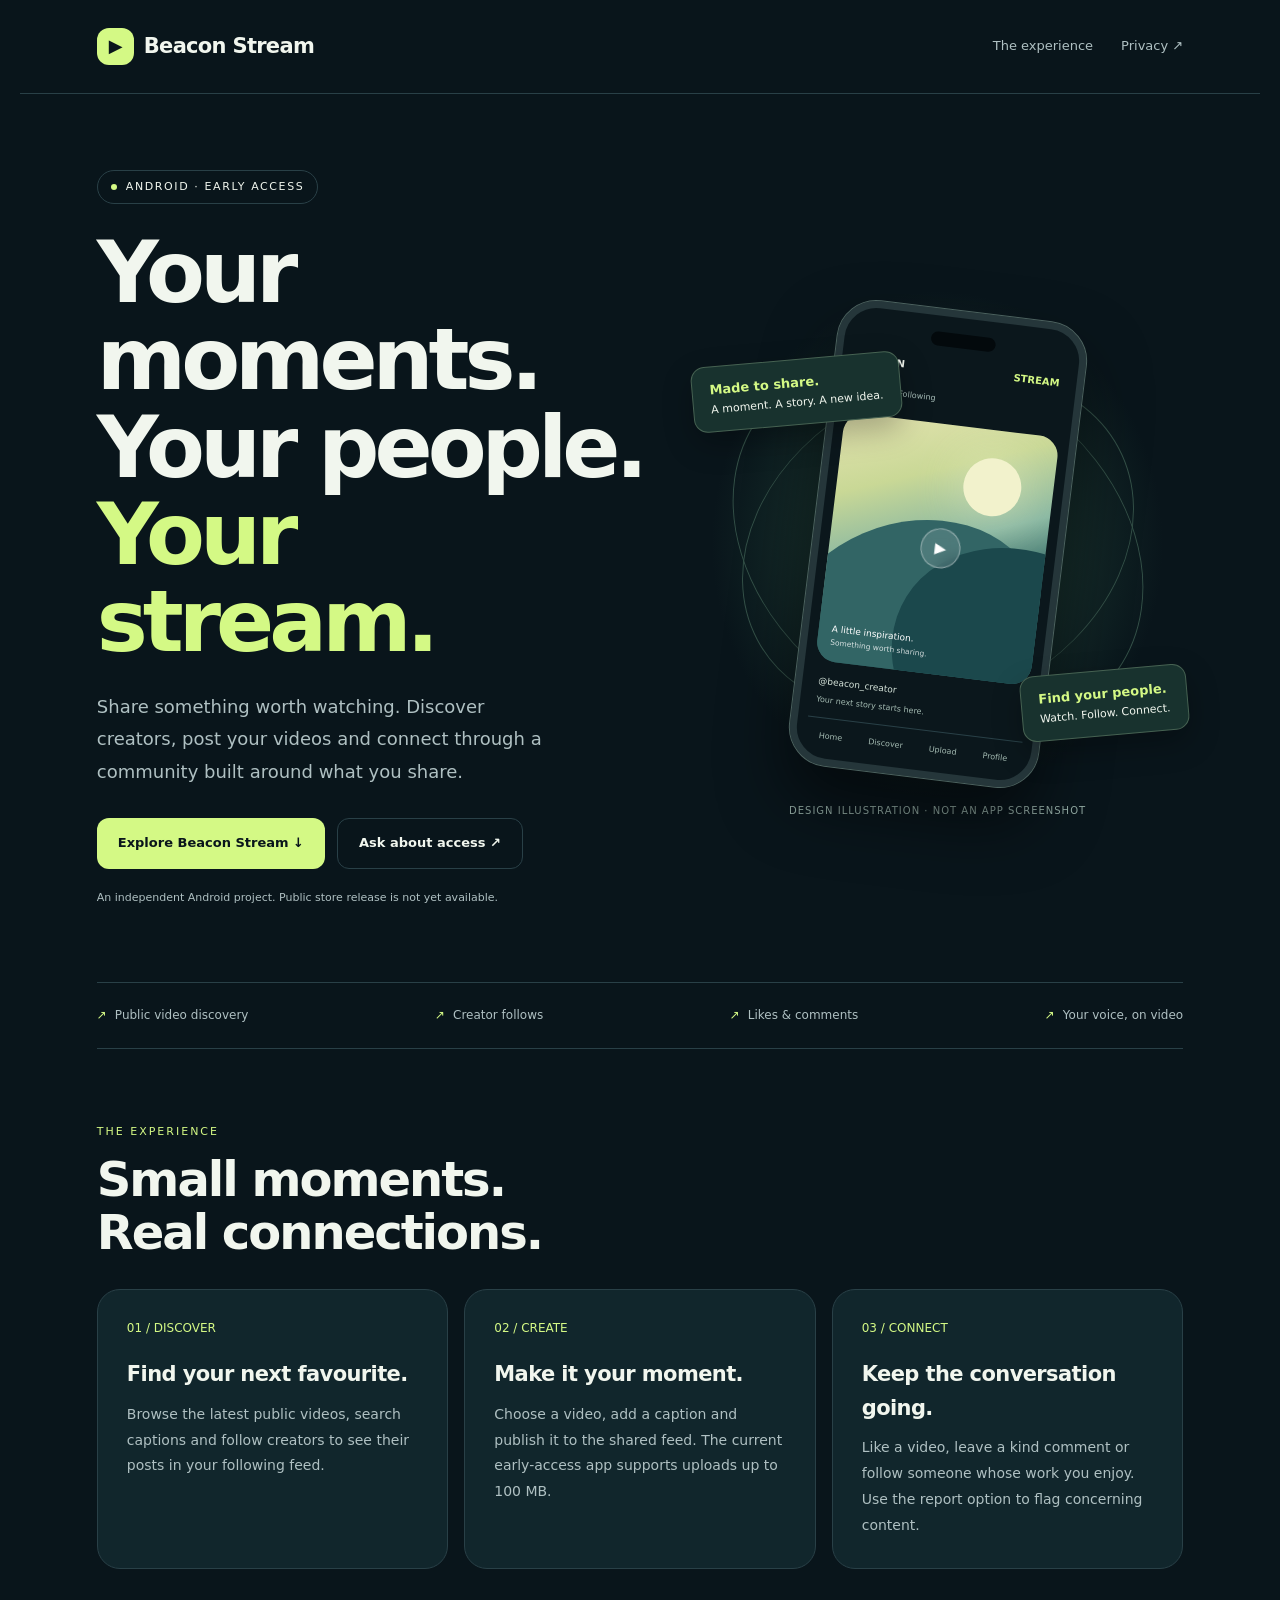
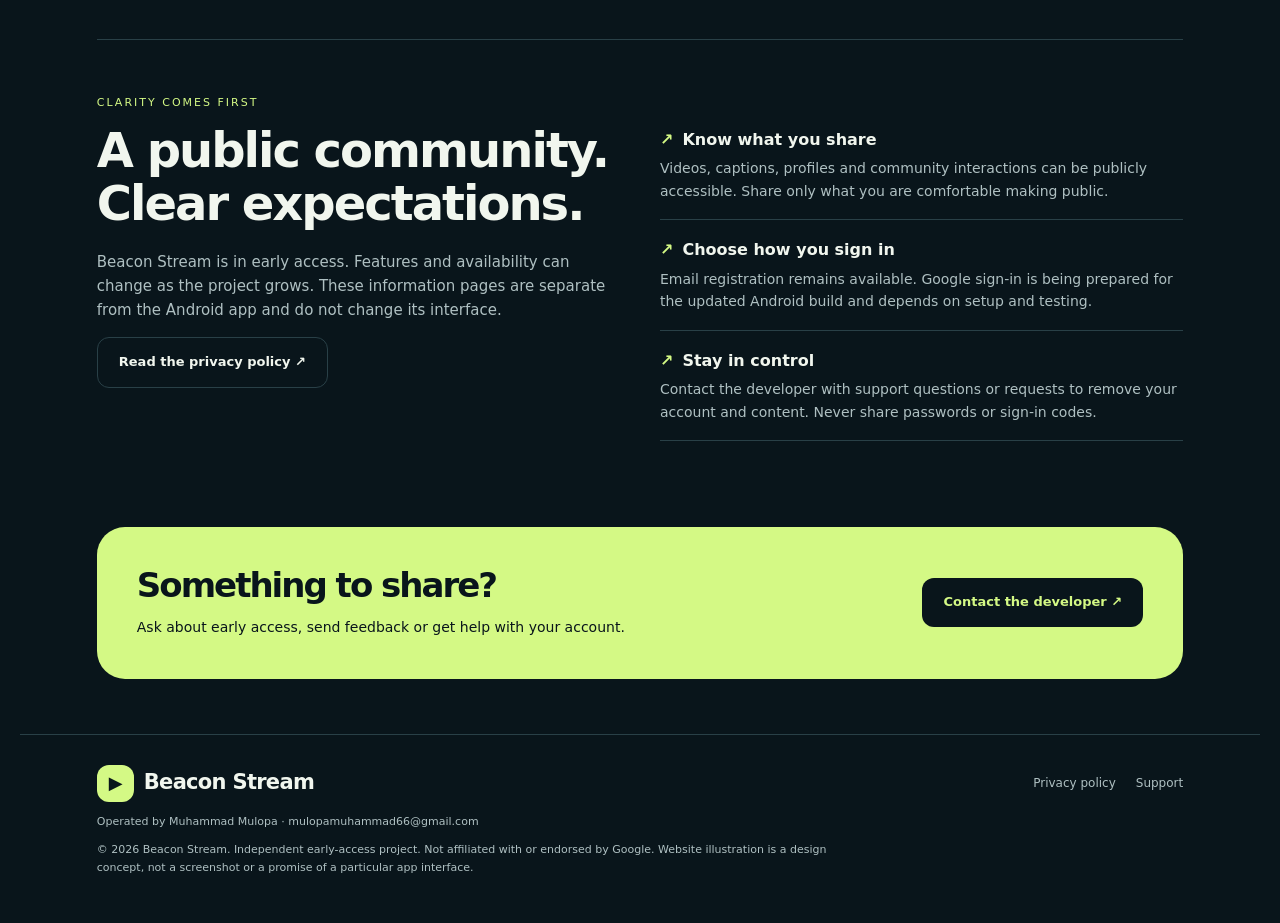
<file: index.html>
<!doctype html> <html lang="en"><head><meta charset="utf-8"><meta name="viewport" content="width=device-width,initial-scale=1"><meta name="theme-color" content="#09151b"><meta name="description" content="Beacon Stream is an early-access Android app for sharing videos, discovering creators and connecting through a public community feed."><title>Beacon Stream | Share something worth watching.</title><style> :root{--bg:#09151b;--panel:#11262c;--text:#f1f6ee;--muted:#afc0c2;--lime:#d4f985;--line:#294047}*{box-sizing:border-box}html{scroll-behavior:smooth}body{margin:0;background:var(--bg);color:var(--text);font-family:Inter,ui-sans-serif,system-ui,-apple-system,BlinkMacSystemFont,"Segoe UI",sans-serif;line-height:1.6}a{color:inherit;text-decoration:none}a:focus-visible{outline:3px solid var(--lime);outline-offset:5px}header,main,footer{max-width:1240px;margin:auto;padding-left:6%;padding-right:6%}header{height:94px;display:flex;align-items:center;justify-content:space-between;border-bottom:1px solid var(--line)}.brand{display:flex;align-items:center;font-weight:850;font-size:21px;letter-spacing:-.7px}.mark{display:inline-grid;place-items:center;width:37px;height:37px;background:var(--lime);color:var(--bg);border-radius:12px;margin-right:10px;font-size:18px}nav{display:flex;align-items:center;gap:28px;font-size:13px;color:var(--muted)}.pill{display:inline-flex;align-items:center;gap:9px;padding:7px 13px;border:1px solid var(--line);border-radius:30px;font-size:11px;text-transform:uppercase;letter-spacing:1.6px}.dot{width:6px;height:6px;background:var(--lime);border-radius:100%}.hero{display:grid;grid-template-columns:1.12fr 1fr;gap:45px;align-items:center;padding:76px 0 64px}h1{font-size:clamp(53px,6.7vw,88px);line-height:1.02;letter-spacing:-5px;font-weight:850;margin:25px 0}h1 em{color:var(--lime);font-style:normal}.lead{max-width:470px;font-size:18px;color:var(--muted);line-height:1.8}.actions{display:flex;gap:12px;flex-wrap:wrap;margin:30px 0 20px}.button{display:inline-flex;align-items:center;justify-content:center;padding:14px 21px;border-radius:12px;background:var(--lime);color:var(--bg);font-weight:750;font-size:13px;transition:transform .2s}.button:hover{transform:translateY(-3px)}.button.outline{color:var(--text);background:transparent;border:1px solid var(--line)}.tiny{font-size:11px;color:var(--muted)}.visual{position:relative;min-height:550px;display:grid;place-items:center;background:radial-gradient(ellipse at center,#24493c 0,transparent 65%)}.orbit{position:absolute;width:410px;height:410px;border:1px solid #345148;border-radius:50%;transform:rotate(-28deg) scaleY(.78)}.orbit.two{transform:rotate(35deg) scaleY(.78);width:440px;height:440px}.phone{position:relative;z-index:2;width:250px;border-radius:39px;border:7px solid #25363a;outline:1px solid #4c625f;background:#0b171c;box-shadow:0 35px 65px #0008;transform:rotate(7deg);padding:16px 10px 10px;overflow:hidden}.speaker{width:65px;height:14px;border-radius:20px;background:#03090c;margin:0 auto 15px}.phonehead{display:flex;align-items:center;justify-content:space-between;padding:0 7px;font-size:10px;font-weight:750}.phonehead span{color:var(--lime)}.tabs{display:flex;gap:15px;font-size:8px;margin:16px 7px 10px;color:#a9bfba}.tabs b{color:var(--lime);border-bottom:2px solid var(--lime);padding-bottom:5px}.scene{height:250px;border-radius:20px;position:relative;overflow:hidden;background:linear-gradient(160deg,#e5e4b1 0%,#c9d896 25%,#88b7a2 48%,#386d68 65%,#183d43 100%)}.sun{position:absolute;top:28px;right:32px;width:58px;height:58px;background:#f2f2cc;border-radius:50%;box-shadow:0 0 55px #f1f3cbaa}.hill{position:absolute;bottom:-83px;left:-50px;width:280px;height:230px;background:#326565;border-radius:50%;transform:rotate(-30deg)}.hill.two{left:70px;bottom:-100px;background:#1b484c;transform:rotate(25deg)}.play{position:absolute;left:91px;top:104px;width:40px;height:40px;border:1px solid #ffffff66;border-radius:50%;background:#ffffff22;display:grid;place-items:center;color:white;font-size:15px;backdrop-filter:blur(7px)}.scenelabel{position:absolute;left:13px;bottom:13px;font-size:9px;color:#fff}.scenelabel small{display:block;opacity:.8}.phonefooter{padding:13px 6px 10px;font-size:9px;color:#d7e5db}.phonefooter p{font-size:8px;color:#a3bab1;margin:6px 0 0}.navmock{font-size:8px;color:#a3bab1;display:flex;justify-content:space-around;padding:12px 0 5px;border-top:1px solid var(--line)}.float{position:absolute;z-index:3;background:#18322e;border:1px solid #466252;box-shadow:0 12px 30px #0004;border-radius:14px;padding:13px 17px;font-size:11px}.float strong{display:block;font-size:13px;color:var(--lime)}.float.one{left:0;top:90px;transform:rotate(-5deg)}.float.two{right:-5px;bottom:82px;transform:rotate(-5deg)}.concept{position:absolute;bottom:0;color:#92aaa3;font-size:10px;letter-spacing:1px}.strip{display:flex;justify-content:space-between;gap:18px;flex-wrap:wrap;padding:23px 0;border-top:1px solid var(--line);border-bottom:1px solid var(--line);color:var(--muted);font-size:12px}.strip span:before{content:'↗';color:var(--lime);margin-right:8px}.section{padding:74px 0 0}.eyebrow{font-size:11px;letter-spacing:2px;text-transform:uppercase;color:var(--lime)}h2{font-size:clamp(32px,4vw,48px);letter-spacing:-2px;line-height:1.1;margin:13px 0 30px}.cards{display:grid;grid-template-columns:repeat(3,1fr);gap:16px}.card{padding:29px;background:var(--panel);border:1px solid var(--line);border-radius:23px}.num{color:var(--lime);font-size:12px}.card h3{font-size:21px;letter-spacing:-.6px;margin:20px 0 10px}.card p{color:var(--muted);font-size:14px;line-height:1.85;margin:0}.trust{display:grid;grid-template-columns:1fr 1fr;gap:40px;border-top:1px solid var(--line);margin-top:70px;padding-top:54px}.trust h2{margin-bottom:20px}.trust p{font-size:15px;color:var(--muted)}.trust ul{list-style:none;padding:0}.trust li{padding:17px 0;border-bottom:1px solid var(--line);font-size:14px;color:var(--muted)}.trust li b{display:block;color:var(--text);font-size:16px;margin-bottom:5px}.trust li span{color:var(--lime);margin-right:9px}.cta{margin:70px 0 55px;background:var(--lime);color:var(--bg);border-radius:28px;padding:40px;display:flex;align-items:center;justify-content:space-between;gap:25px}.cta h2{margin:0 0 12px;font-size:34px}.cta p{margin:0;font-size:14px}.cta .button{background:var(--bg);color:var(--lime);white-space:nowrap}footer{border-top:1px solid var(--line);padding-top:30px;padding-bottom:35px}.footrow{display:flex;justify-content:space-between;gap:25px;align-items:center}.footlinks{display:flex;gap:20px;font-size:12px;color:var(--muted)}footer p{font-size:11px;color:var(--muted);max-width:740px}.contactline{overflow-wrap:anywhere}@media(max-width:800px){header{height:78px}nav{gap:15px}nav .about{display:none}.hero{grid-template-columns:1fr;padding-top:40px;gap:5px}h1{font-size:64px;letter-spacing:-3.5px}.visual{min-height:530px;max-width:450px;width:100%;margin:auto}.cards{grid-template-columns:1fr}.trust{grid-template-columns:1fr;gap:12px}.section{padding-top:50px}.cta{display:block;padding:28px}.cta .button{margin-top:20px}.footrow{align-items:start;flex-direction:column}.strip{font-size:11px;gap:15px}.orbit,.orbit.two{width:320px;height:380px}.float.one{left:0;top:90px}.float.two{right:0;bottom:75px}.brand{font-size:18px}nav{font-size:12px}}@media(prefers-reduced-motion:reduce){html{scroll-behavior:auto}.button{transition:none}} </style></head><body><header><div class="brand"><span class="mark" aria-hidden="true">▶</span>Beacon Stream</div><nav aria-label="Main navigation"><a class="about" href="#discover">The experience</a><a href="https://mulopamuhammad66-sudo.github.io/beacon-stream-website/privacy.html" target="_blank" rel="noopener">Privacy ↗</a></nav></header><main><section class="hero" aria-labelledby="title"><div><div class="pill"><span class="dot"></span>Android · Early access</div><h1 id="title">Your moments.<br>Your people.<br><em>Your stream.</em></h1><p class="lead">Share something worth watching. Discover creators, post your videos and connect through a community built around what you share.</p><div class="actions"><a class="button" href="#discover">Explore Beacon Stream ↓</a><a class="button outline" href="mailto:mulopamuhammad66@gmail.com?subject=Beacon%20Stream%20early%20access" target="_blank" rel="noopener">Ask about access ↗</a></div><p class="tiny">An independent Android project. Public store release is not yet available.</p></div><div class="visual" role="img" aria-label="Illustrative concept of Beacon Stream's video feed, with an abstract landscape video. Not an app screenshot."><div class="orbit"></div><div class="orbit two"></div><div class="float one"><strong>Made to share.</strong>A moment. A story. A new idea.</div><div class="phone"><div class="speaker"></div><div class="phonehead">BEACON <span>STREAM</span></div><div class="tabs"><b>Latest</b><span>Following</span></div><div class="scene"><div class="sun"></div><div class="hill"></div><div class="hill two"></div><div class="play">▶</div><div class="scenelabel">A little inspiration.<small>Something worth sharing.</small></div></div><div class="phonefooter">@beacon_creator<p>Your next story starts here.</p></div><div class="navmock"><span>Home</span><span>Discover</span><span>Upload</span><span>Profile</span></div></div><div class="float two"><strong>Find your people.</strong>Watch. Follow. Connect.</div><div class="concept">DESIGN ILLUSTRATION · NOT AN APP SCREENSHOT</div></div></section><div class="strip"><span>Public video discovery</span><span>Creator follows</span><span>Likes & comments</span><span>Your voice, on video</span></div><section class="section" id="discover"><div class="eyebrow">The experience</div><h2>Small moments.<br>Real connections.</h2><div class="cards"><article class="card"><div class="num">01 / DISCOVER</div><h3>Find your next favourite.</h3><p>Browse the latest public videos, search captions and follow creators to see their posts in your following feed.</p></article><article class="card"><div class="num">02 / CREATE</div><h3>Make it your moment.</h3><p>Choose a video, add a caption and publish it to the shared feed. The current early-access app supports uploads up to 100 MB.</p></article><article class="card"><div class="num">03 / CONNECT</div><h3>Keep the conversation going.</h3><p>Like a video, leave a kind comment or follow someone whose work you enjoy. Use the report option to flag concerning content.</p></article></div></section><section class="trust"><div><div class="eyebrow">Clarity comes first</div><h2>A public community.<br>Clear expectations.</h2><p>Beacon Stream is in early access. Features and availability can change as the project grows. These information pages are separate from the Android app and do not change its interface.</p><a class="button outline" href="https://mulopamuhammad66-sudo.github.io/beacon-stream-website/privacy.html" target="_blank" rel="noopener">Read the privacy policy ↗</a></div><ul><li><b><span>↗</span>Know what you share</b>Videos, captions, profiles and community interactions can be publicly accessible. Share only what you are comfortable making public.</li><li><b><span>↗</span>Choose how you sign in</b>Email registration remains available. Google sign-in is being prepared for the updated Android build and depends on setup and testing.</li><li><b><span>↗</span>Stay in control</b>Contact the developer with support questions or requests to remove your account and content. Never share passwords or sign-in codes.</li></ul></section><section class="cta"><div><h2>Something to share?</h2><p>Ask about early access, send feedback or get help with your account.</p></div><a class="button" href="mailto:mulopamuhammad66@gmail.com?subject=Beacon%20Stream%20support" target="_blank" rel="noopener">Contact the developer ↗</a></section></main><footer><div class="footrow"><div class="brand"><span class="mark" aria-hidden="true">▶</span>Beacon Stream</div><div class="footlinks"><a href="https://mulopamuhammad66-sudo.github.io/beacon-stream-website/privacy.html" target="_blank" rel="noopener">Privacy policy</a><a href="mailto:mulopamuhammad66@gmail.com" target="_blank" rel="noopener">Support</a></div></div><p class="contactline">Operated by Muhammad Mulopa · <a href="mailto:mulopamuhammad66@gmail.com" target="_blank" rel="noopener">mulopamuhammad66@gmail.com</a></p><p>© 2026 Beacon Stream. Independent early-access project. Not affiliated with or endorsed by Google. Website illustration is a design concept, not a screenshot or a promise of a particular app interface.</p></footer></body></html>
</file>
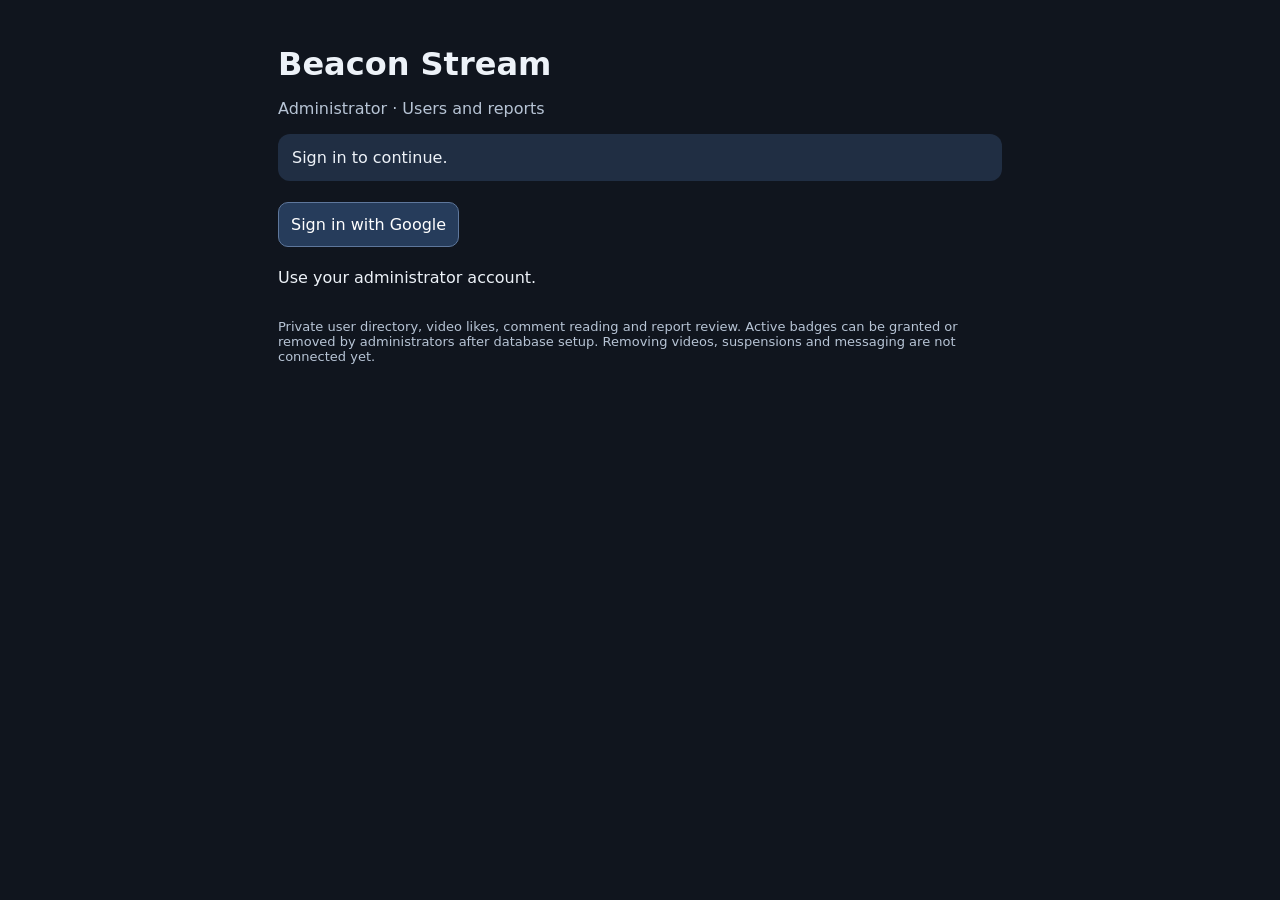
<file: admin/index.html>
<!doctype html><html lang="en"><head><meta charset="UTF-8"><meta name="viewport" content="width=device-width,initial-scale=1"><title>Beacon Admin</title>  <script type="module" crossorigin src="./assets/badge-loader-b88eb8da15ea.js"></script>
  <link rel="stylesheet" crossorigin href="./assets/index-BEKzML-3.css">
</head><body><main><header><h1>Beacon Stream</h1><p>Administrator · Users and reports</p></header><p id="status" role="status">Checking session…</p><section id="login" hidden><button id="google">Sign in with Google</button><p>Use your administrator account.</p></section><section id="panel" hidden><h2>Overview</h2><p id="overviewStatus" role="status"></p><div class="totals"><article><span>Total accounts</span><strong id="accountsTotal">—</strong></article><article><span>Videos</span><strong id="videosTotal">—</strong></article><article><span>Pending reports</span><strong id="pendingTotal">—</strong></article></div><section aria-labelledby="usersHeading"><div class="bar"><h2 id="usersHeading">Users</h2><button id="usersRefresh">Reload users</button></div><label for="userSearch">Find a loaded profile</label><input id="userSearch" type="search" placeholder="Username or display name" autocomplete="off"><p id="usersStatus" role="status"></p><div id="users"></div></section><div class="bar"><h2>Video reports</h2><button id="refresh">Refresh</button></div><p id="count"></p><div id="reports"></div></section><button id="logout" hidden>Sign out</button><footer>Private user directory, video likes, comment reading and report review. Active badges can be granted or removed by administrators after database setup. Removing videos, suspensions and messaging are not connected yet.</footer></main></body></html>
</file>
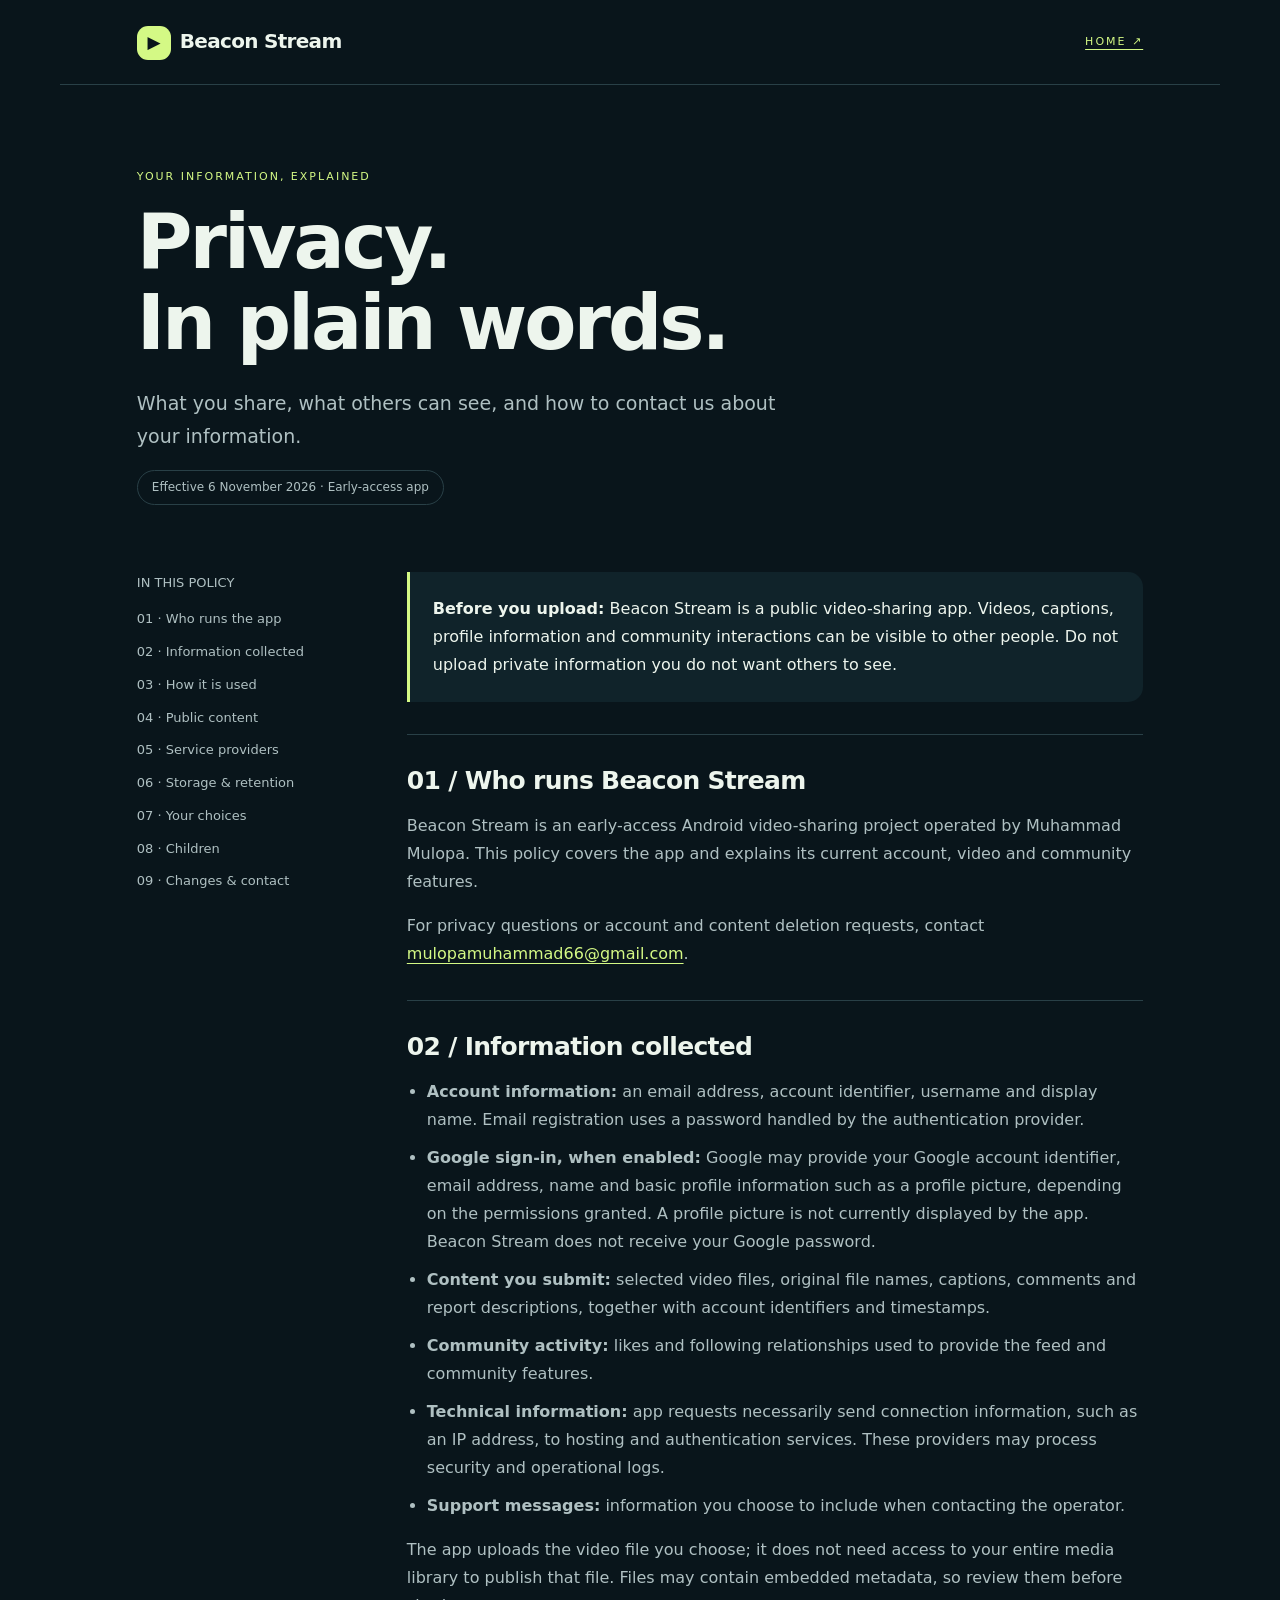
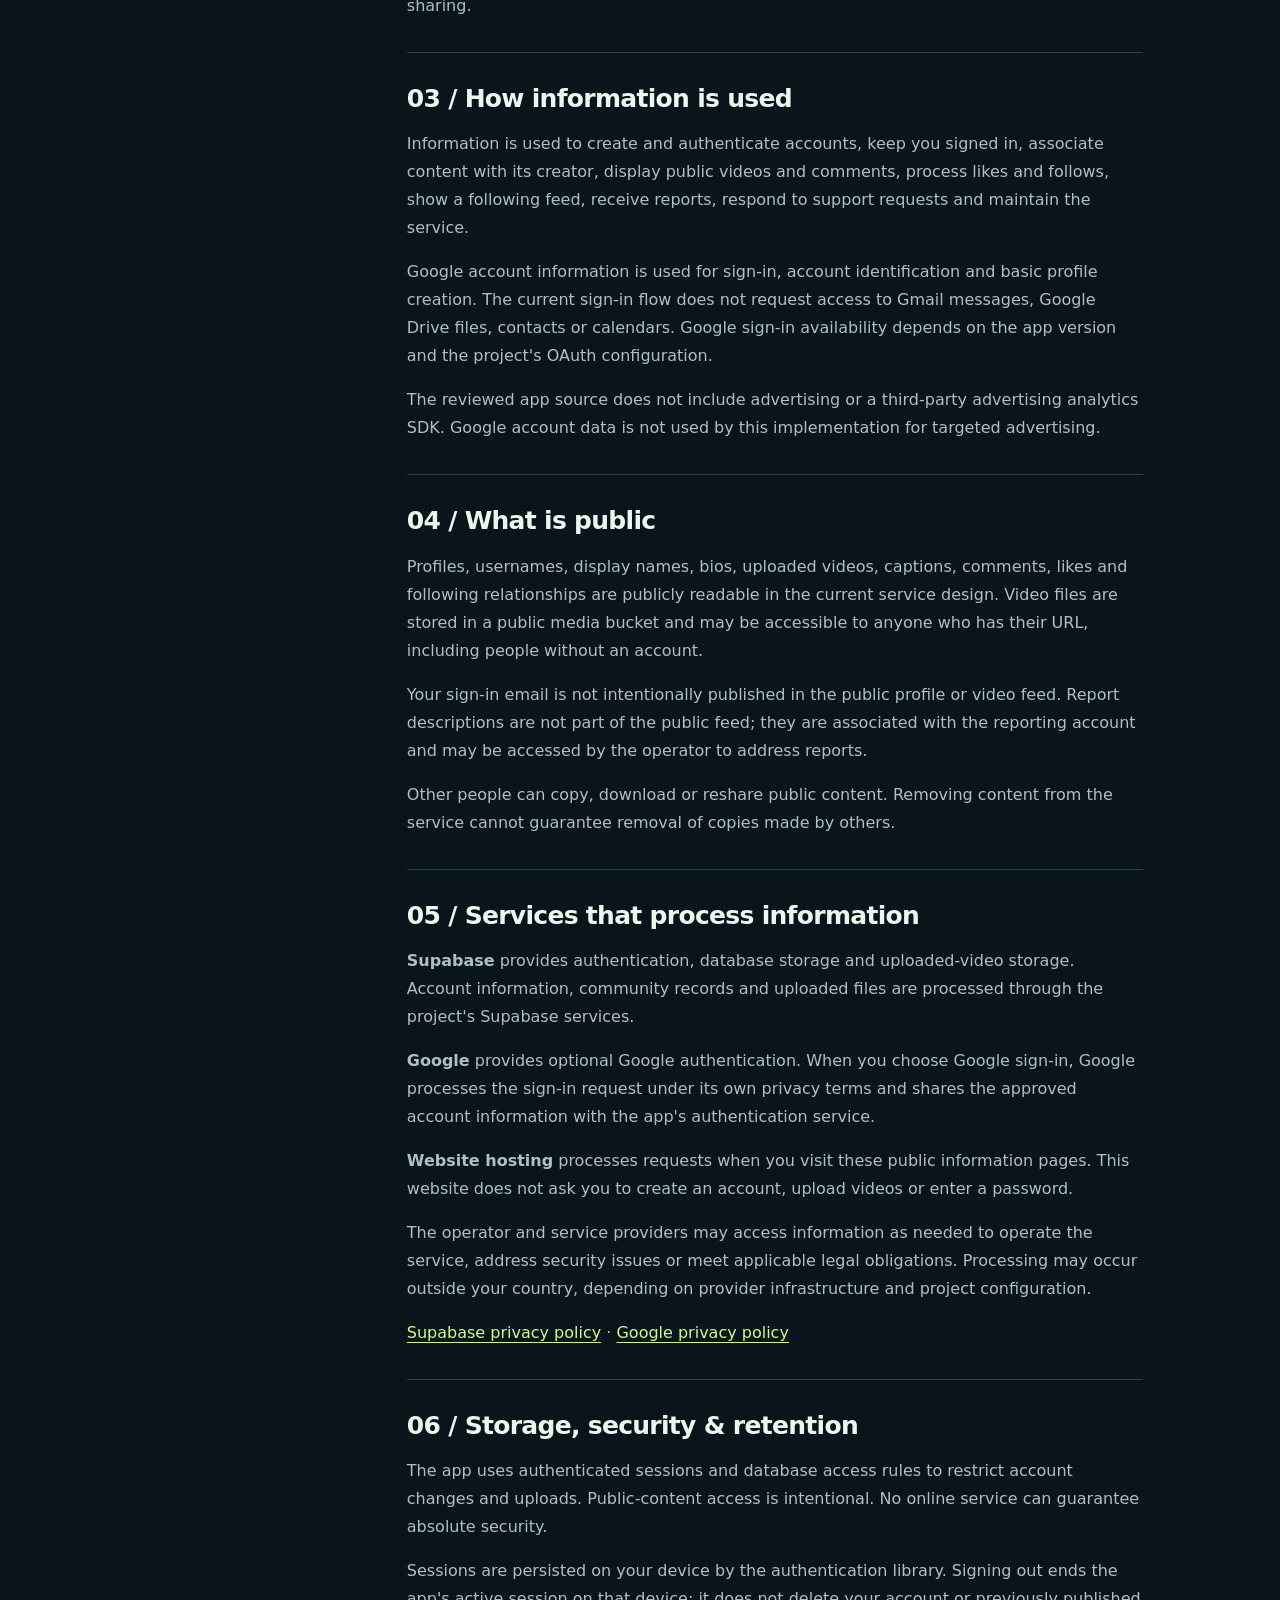
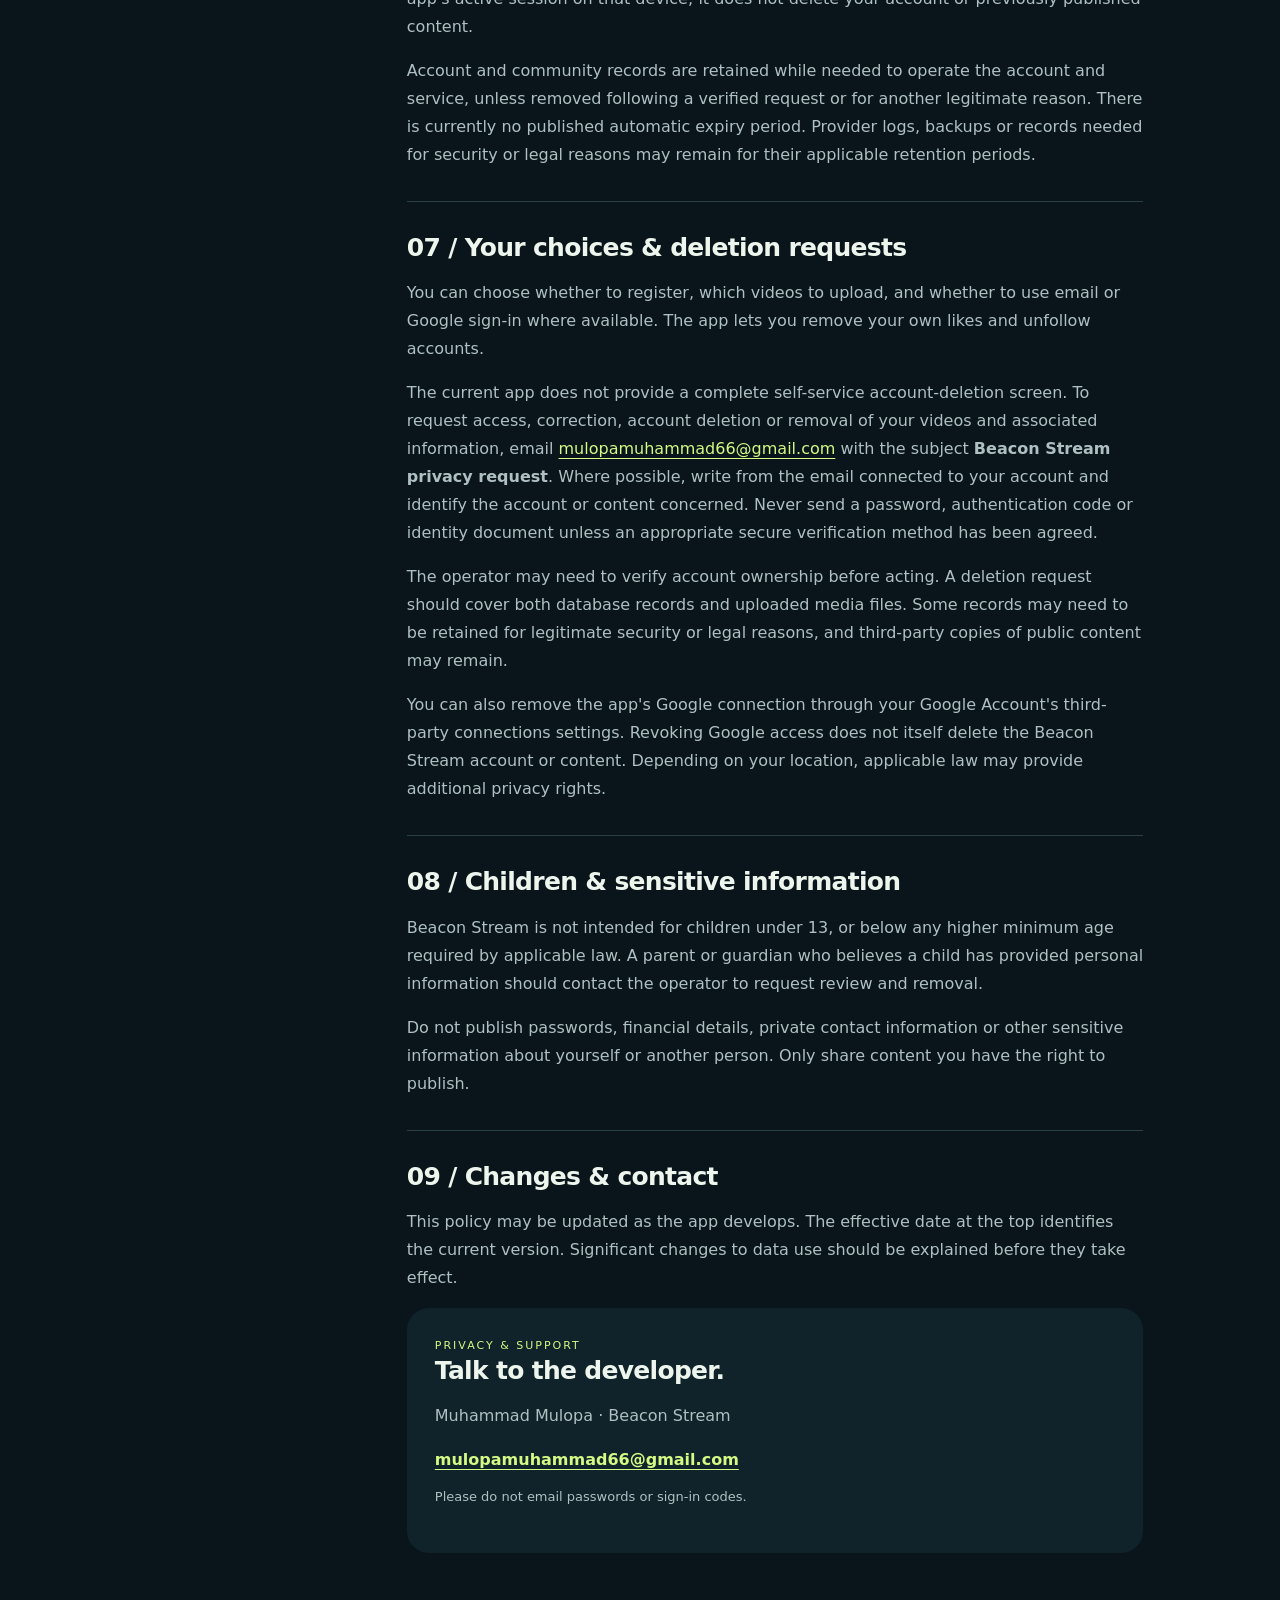
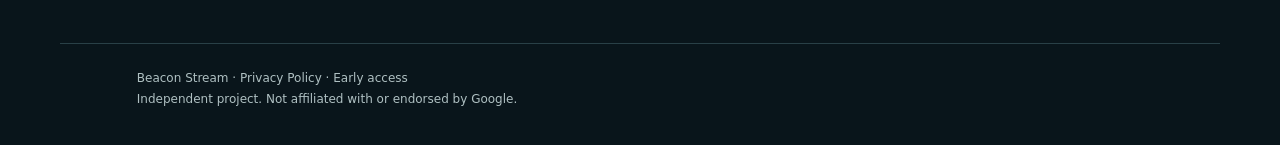
<file: privacy.html>
<!doctype html> <html lang="en"><head><meta charset="utf-8"><meta name="viewport" content="width=device-width,initial-scale=1"><meta name="theme-color" content="#09151b"><meta name="description" content="How Beacon Stream handles account information, Google sign-in, public videos and privacy requests."><title>Privacy Policy | Beacon Stream</title><style> :root{--bg:#09151b;--panel:#10232a;--text:#edf5ed;--muted:#afc0c2;--lime:#d4f985;--line:#294047}*{box-sizing:border-box}html{scroll-behavior:smooth}body{margin:0;background:var(--bg);color:var(--text);font-family:Inter,ui-sans-serif,system-ui,-apple-system,BlinkMacSystemFont,"Segoe UI",sans-serif;line-height:1.75}a{color:var(--lime);text-underline-offset:4px}header,main,footer{max-width:1160px;margin:auto;padding:24px 6%}header{display:flex;align-items:center;justify-content:space-between;border-bottom:1px solid var(--line)}.brand{font-weight:850;font-size:20px;letter-spacing:-.7px;color:var(--text)}.mark{display:inline-grid;place-items:center;width:34px;height:34px;background:var(--lime);color:var(--bg);border-radius:11px;margin-right:9px;font-size:17px}.tag{font-size:11px;text-transform:uppercase;letter-spacing:2px;color:var(--lime)}.hero{padding:58px 0 35px;max-width:800px}h1{font-size:clamp(42px,7vw,76px);line-height:1.06;letter-spacing:-3px;margin:16px 0 24px}h2{font-size:25px;line-height:1.25;letter-spacing:-.7px;margin:0 0 16px}p{margin:0 0 16px}.intro{font-size:19px;color:var(--muted);max-width:660px}.date{display:inline-block;border:1px solid var(--line);border-radius:50px;padding:6px 14px;color:var(--muted);font-size:12px}.layout{display:grid;grid-template-columns:220px 1fr;gap:50px;padding:32px 0 50px}aside{align-self:start;position:sticky;top:24px;font-size:13px}aside span{display:block;margin-bottom:14px;color:var(--muted)}aside a{display:block;margin:10px 0;text-decoration:none;color:var(--muted)}aside a:hover{color:var(--lime)}section{scroll-margin-top:25px;border-top:1px solid var(--line);padding:30px 0 16px;color:var(--muted)}section h2{color:var(--text)}ul{padding-left:20px}li{margin-bottom:10px}.notice{background:var(--panel);border-left:3px solid var(--lime);padding:23px;border-radius:0 15px 15px 0;margin:0 0 32px}.notice strong{color:var(--text)}.contact{background:var(--panel);padding:28px;border-radius:22px;overflow-wrap:anywhere}.contact a{font-weight:650}footer{border-top:1px solid var(--line);font-size:12px;color:var(--muted);padding-bottom:35px}button:focus-visible,a:focus-visible{outline:3px solid var(--lime);outline-offset:4px}@media(max-width:700px){.layout{grid-template-columns:1fr;gap:22px}aside{position:static;background:var(--panel);border-radius:18px;padding:20px}aside a{display:inline-block;margin:5px 14px 5px 0}h1{letter-spacing:-2px}.hero{padding-top:38px}header,main,footer{padding-left:6%;padding-right:6%}} </style></head><body><header><div class="brand"><span class="mark" aria-hidden="true">▶</span>Beacon Stream</div><a class="tag" href="https://mulopamuhammad66-sudo.github.io/beacon-stream-website/" target="_blank" rel="noopener">Home ↗</a></header><main><div class="hero"><div class="tag">Your information, explained</div><h1>Privacy.<br>In plain words.</h1><p class="intro">What you share, what others can see, and how to contact us about your information.</p><span class="date">Effective 6 November 2026 · Early-access app</span></div><div class="layout"><aside aria-label="Policy contents"><span>IN THIS POLICY</span><a href="#operator">01 · Who runs the app</a><a href="#collect">02 · Information collected</a><a href="#use">03 · How it is used</a><a href="#public">04 · Public content</a><a href="#providers">05 · Service providers</a><a href="#retention">06 · Storage & retention</a><a href="#choices">07 · Your choices</a><a href="#children">08 · Children</a><a href="#updates">09 · Changes & contact</a></aside><article><div class="notice"><strong>Before you upload:</strong> Beacon Stream is a public video-sharing app. Videos, captions, profile information and community interactions can be visible to other people. Do not upload private information you do not want others to see.</div><section id="operator"><h2>01 / Who runs Beacon Stream</h2><p>Beacon Stream is an early-access Android video-sharing project operated by Muhammad Mulopa. This policy covers the app and explains its current account, video and community features.</p><p>For privacy questions or account and content deletion requests, contact <a href="mailto:mulopamuhammad66@gmail.com" target="_blank" rel="noopener">mulopamuhammad66@gmail.com</a>.</p></section><section id="collect"><h2>02 / Information collected</h2><ul><li><strong>Account information:</strong> an email address, account identifier, username and display name. Email registration uses a password handled by the authentication provider.</li><li><strong>Google sign-in, when enabled:</strong> Google may provide your Google account identifier, email address, name and basic profile information such as a profile picture, depending on the permissions granted. A profile picture is not currently displayed by the app. Beacon Stream does not receive your Google password.</li><li><strong>Content you submit:</strong> selected video files, original file names, captions, comments and report descriptions, together with account identifiers and timestamps.</li><li><strong>Community activity:</strong> likes and following relationships used to provide the feed and community features.</li><li><strong>Technical information:</strong> app requests necessarily send connection information, such as an IP address, to hosting and authentication services. These providers may process security and operational logs.</li><li><strong>Support messages:</strong> information you choose to include when contacting the operator.</li></ul><p>The app uploads the video file you choose; it does not need access to your entire media library to publish that file. Files may contain embedded metadata, so review them before sharing.</p></section><section id="use"><h2>03 / How information is used</h2><p>Information is used to create and authenticate accounts, keep you signed in, associate content with its creator, display public videos and comments, process likes and follows, show a following feed, receive reports, respond to support requests and maintain the service.</p><p>Google account information is used for sign-in, account identification and basic profile creation. The current sign-in flow does not request access to Gmail messages, Google Drive files, contacts or calendars. Google sign-in availability depends on the app version and the project's OAuth configuration.</p><p>The reviewed app source does not include advertising or a third-party advertising analytics SDK. Google account data is not used by this implementation for targeted advertising.</p></section><section id="public"><h2>04 / What is public</h2><p>Profiles, usernames, display names, bios, uploaded videos, captions, comments, likes and following relationships are publicly readable in the current service design. Video files are stored in a public media bucket and may be accessible to anyone who has their URL, including people without an account.</p><p>Your sign-in email is not intentionally published in the public profile or video feed. Report descriptions are not part of the public feed; they are associated with the reporting account and may be accessed by the operator to address reports.</p><p>Other people can copy, download or reshare public content. Removing content from the service cannot guarantee removal of copies made by others.</p></section><section id="providers"><h2>05 / Services that process information</h2><p><strong>Supabase</strong> provides authentication, database storage and uploaded-video storage. Account information, community records and uploaded files are processed through the project's Supabase services.</p><p><strong>Google</strong> provides optional Google authentication. When you choose Google sign-in, Google processes the sign-in request under its own privacy terms and shares the approved account information with the app's authentication service.</p><p><strong>Website hosting</strong> processes requests when you visit these public information pages. This website does not ask you to create an account, upload videos or enter a password.</p><p>The operator and service providers may access information as needed to operate the service, address security issues or meet applicable legal obligations. Processing may occur outside your country, depending on provider infrastructure and project configuration.</p><p><a href="https://supabase.com/privacy" target="_blank" rel="noopener">Supabase privacy policy</a> · <a href="https://policies.google.com/privacy" target="_blank" rel="noopener">Google privacy policy</a></p></section><section id="retention"><h2>06 / Storage, security & retention</h2><p>The app uses authenticated sessions and database access rules to restrict account changes and uploads. Public-content access is intentional. No online service can guarantee absolute security.</p><p>Sessions are persisted on your device by the authentication library. Signing out ends the app's active session on that device; it does not delete your account or previously published content.</p><p>Account and community records are retained while needed to operate the account and service, unless removed following a verified request or for another legitimate reason. There is currently no published automatic expiry period. Provider logs, backups or records needed for security or legal reasons may remain for their applicable retention periods.</p></section><section id="choices"><h2>07 / Your choices & deletion requests</h2><p>You can choose whether to register, which videos to upload, and whether to use email or Google sign-in where available. The app lets you remove your own likes and unfollow accounts.</p><p>The current app does not provide a complete self-service account-deletion screen. To request access, correction, account deletion or removal of your videos and associated information, email <a href="mailto:mulopamuhammad66@gmail.com?subject=Beacon%20Stream%20privacy%20request" target="_blank" rel="noopener">mulopamuhammad66@gmail.com</a> with the subject <strong>Beacon Stream privacy request</strong>. Where possible, write from the email connected to your account and identify the account or content concerned. Never send a password, authentication code or identity document unless an appropriate secure verification method has been agreed.</p><p>The operator may need to verify account ownership before acting. A deletion request should cover both database records and uploaded media files. Some records may need to be retained for legitimate security or legal reasons, and third-party copies of public content may remain.</p><p>You can also remove the app's Google connection through your Google Account's third-party connections settings. Revoking Google access does not itself delete the Beacon Stream account or content. Depending on your location, applicable law may provide additional privacy rights.</p></section><section id="children"><h2>08 / Children & sensitive information</h2><p>Beacon Stream is not intended for children under 13, or below any higher minimum age required by applicable law. A parent or guardian who believes a child has provided personal information should contact the operator to request review and removal.</p><p>Do not publish passwords, financial details, private contact information or other sensitive information about yourself or another person. Only share content you have the right to publish.</p></section><section id="updates"><h2>09 / Changes & contact</h2><p>This policy may be updated as the app develops. The effective date at the top identifies the current version. Significant changes to data use should be explained before they take effect.</p><div class="contact"><div class="tag">Privacy & support</div><h2>Talk to the developer.</h2><p>Muhammad Mulopa · Beacon Stream</p><a href="mailto:mulopamuhammad66@gmail.com" target="_blank" rel="noopener">mulopamuhammad66@gmail.com</a><p style="margin-top:12px;font-size:13px">Please do not email passwords or sign-in codes.</p></div></section></article></div></main><footer>Beacon Stream · Privacy Policy · Early access<br>Independent project. Not affiliated with or endorsed by Google.</footer></body></html>
</file>
<file: admin/assets/index-BEKzML-3.css>
.engagement-counts{display:flex;flex-wrap:wrap;gap:16px;font-weight:700}.video-engagement{margin-top:12px;padding:12px;border:1px solid #35445b;border-radius:12px}.admin-comment{padding:12px 0;border-top:1px solid #35445b}.admin-comment p{white-space:pre-wrap;overflow-wrap:anywhere}.profile-videos{display:grid;gap:16px}.video-post{padding:12px 0;border-top:1px solid #35445b}.video-post video{display:block;width:100%;max-height:65vh;background:#000;border-radius:12px;object-fit:contain}.video-post p{white-space:pre-wrap}input{width:100%;font:inherit;background:#182230;color:#edf2f8;border:1px solid #5e779c;border-radius:10px;padding:13px;margin-top:8px}.muted,#usersStatus{color:#b7c4d5;font-size:14px}.user-card h3{margin:0}.user-card p{white-space:pre-wrap}*{box-sizing:border-box}body{margin:0;background:#10151e;color:#edf2f8;font:16px system-ui,sans-serif}main{max-width:760px;margin:auto;padding:24px 18px}h1{margin-bottom:4px}header p,footer{color:#b7c4d5}#status{padding:14px;background:#202e43;border-radius:12px;overflow-wrap:anywhere}button,select{font:inherit;padding:12px;border-radius:10px;border:1px solid #5e779c;background:#263c5b;color:#fff;margin:5px 5px 5px 0}button{cursor:pointer}button:disabled{opacity:.5}article{padding:16px;border:1px solid #35445b;border-radius:14px;margin:14px 0;background:#182230;overflow-wrap:anywhere}article p{margin:8px 0}.bar{display:flex;align-items:center;justify-content:space-between}footer{font-size:13px;margin-top:32px}[hidden]{display:none!important}.totals{display:grid;grid-template-columns:repeat(3,minmax(0,1fr));gap:10px}.totals article{margin:0;padding:12px}.totals span{display:block;font-size:13px;color:#b7c4d5}.totals strong{display:block;font-size:28px;margin-top:8px}#overviewStatus{font-size:13px;color:#b7c4d5}@media(max-width:380px){.totals{grid-template-columns:1fr}.totals article{display:flex;justify-content:space-between;align-items:center}.totals strong{margin:0}}.badge-controls{padding:10px 0}.active-badge{display:table;background:#9f1239;color:#fff!important;border:1px solid #fb7185;border-radius:18px;padding:4px 12px;font-weight:700}
</file>
